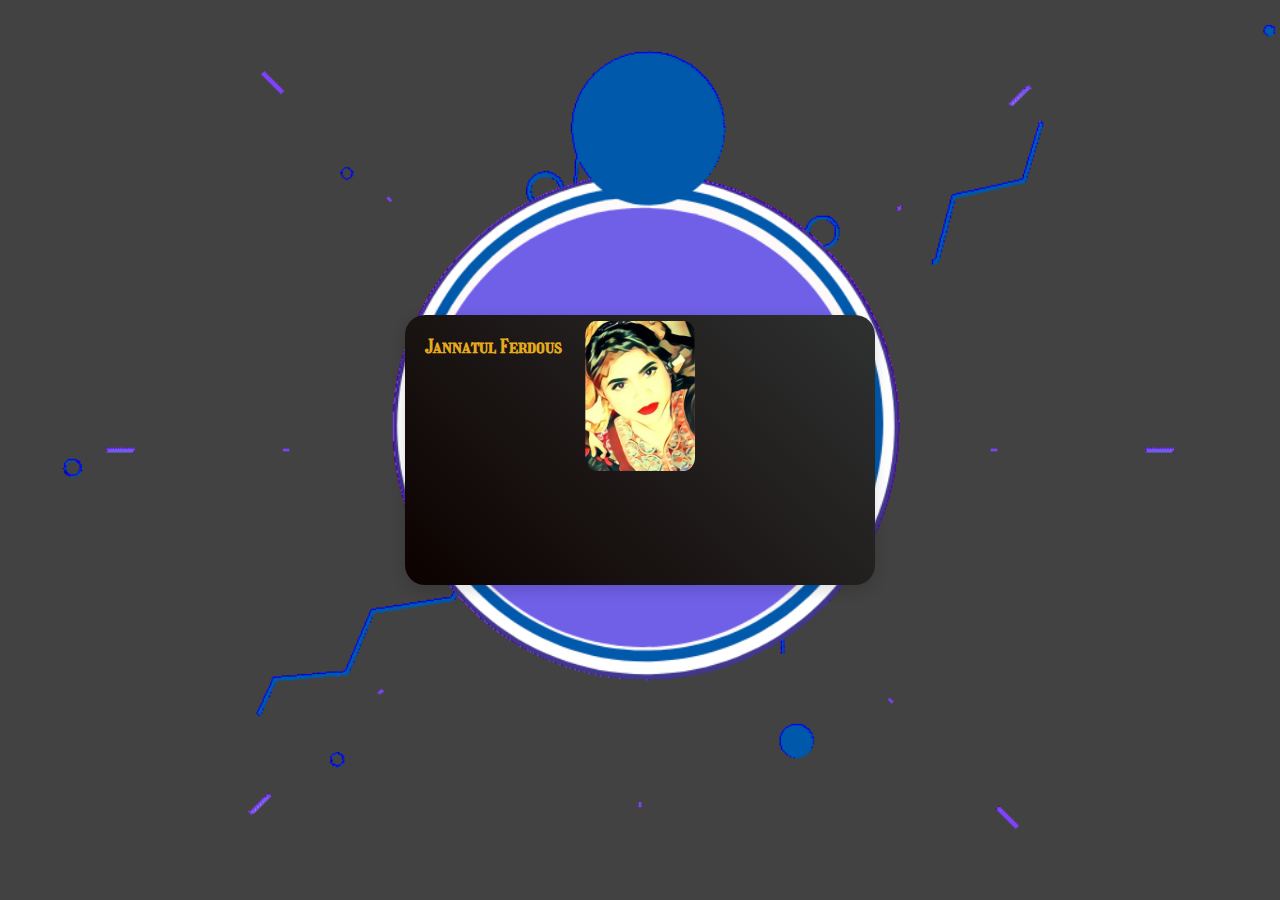
<file: index.html>
<html lang="en">

<head>
    <meta charset="UTF-8">
    <meta http-equiv="X-UA-Compatible" content="IE=edge">
    <meta name="viewport" content="width=device-width, initial-scale=1.0">
    <link rel="preconnect" href="https://fonts.gstatic.com">
    <link href="https://fonts.googleapis.com/css2?family=Girassol&family=Source+Sans+Pro:wght@300&display=swap"
        rel="stylesheet">
    <title>Document</title>
    <link rel="stylesheet" href="style.css">
</head>

<body>
    <div class="card">
        <div class="content">
            <h3>Jannatul Ferdous</h3>
            <p>I can't count how many times you've made me smile over the years. Now, let's see your smile shine bright
                on your
                birthday! May your day be filled with love and laughter.</p>
            <a href="love.htm" target="_blank">Do Not Click Here</a>
            <img src="janu.jpg" alt="Thor img">
        </div>
    </div>
</body>

</html>
</file>
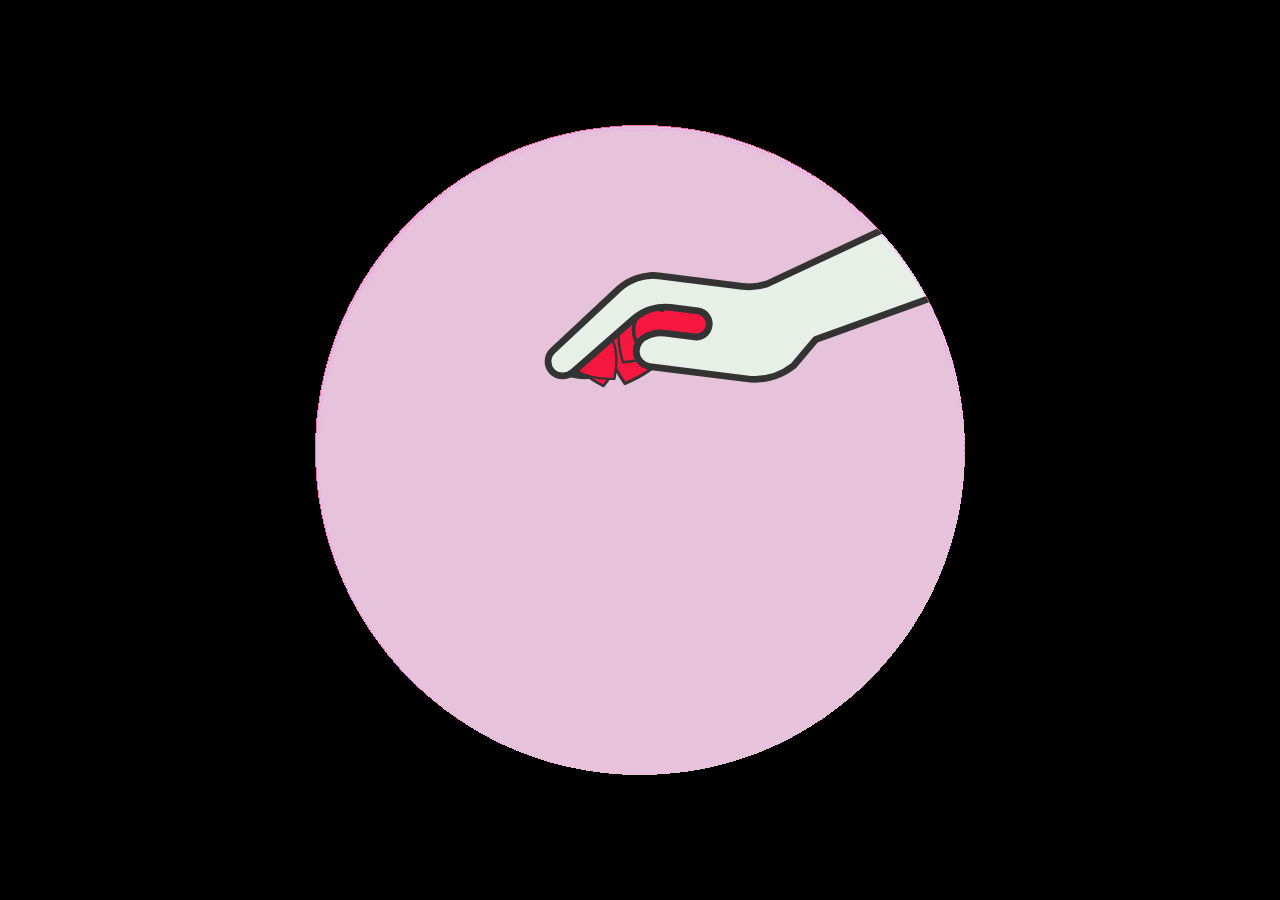
<file: love.htm>
<!DOCTYPE html>
<html lang="en">

<head>
    <meta charset="UTF-8">
    <meta http-equiv="X-UA-Compatible" content="IE=edge">
    <meta name="viewport" content="width=device-width, initial-scale=1.0">
    <title>Document</title>
    <link rel="stylesheet" href="love.css">
</head>

<body>
  <h1></h1>
</body>

</html>
</file>
<file: style.css>
* {
    margin: 0;
    padding: 0;
    box-sizing: border-box;
}

body {
    height: 100vh;
    font-family: "Girassol", cursive;
    /* background-color: hsl(0, 0%, 94%); */
    background: #424242;
    display: flex;
    justify-content: center;
    align-items: center;
    background-image: url(opener-loading.gif);
    background-position: center;
    background-size: cover;
}

.card {
    height: 270px;
    min-width: 250px;
    width: 470px;
    background: linear-gradient(45deg, #0c0200, #2f3131);
    box-shadow: rgba(0, 0, 0, 0.15) 0px 5px 15px 0px;
    position: relative;
    border-radius: 20px;
    padding: 20px;
    color: aliceblue;
}

.card img {
    height: 150px;
    max-width: 100%;
    position: absolute;
    top: 30%;
    left: 50%;
    transform: translate(-50%, -50%);
    transition: 0.2s;
    border-radius: 10%;
}

.card h3 {
    /* margin-top: 20px; */
    color: #e5aa1d;
    transition: 0.2s;
}

.card p,
a {
    font-family: Sans-serif;
    transition: 0.2s;
    opacity: 0;
}

.card p {
    width: 200px;
    margin-bottom: 25px;
}

.card a {
    text-decoration: none;
    text-transform: uppercase;
    color: #0c0200;
    background-color: #e5aa1d;
    padding: 5px 10px;
    border-radius: 5px;
    font-weight: bold;
    cursor: pointer;
}

.card a:hover {
    color: #0c0200;
    background-color: #fff;
}

.card:hover img {
    left: 82%;
    top: 40%;
    height: 300px;
}

.card:hover h3 {
    font-size: 40px;
    margin-bottom: 15px;
    letter-spacing: 2px;
}

.card:hover p,
.card:hover a {
    opacity: 1;
}
</file>
<file: love.css>
* {
    margin: 0;
    padding: 0;
    box-sizing: border-box;
}

body {
    min-height: 100vh;
    font-family: "Girassol", cursive;
    background: #000000;
    display: flex;
    justify-content: center;
    align-items: center;
    background-position: center;
    background-repeat: no-repeat;
    /* background-size: cover; */
    background-image: url(hearts.gif);

}

h1 {
    color: rgb(1, 25, 46);
    font-size: 200px;
    font-style: italic;
    font-weight: bolder;

}
</file>
